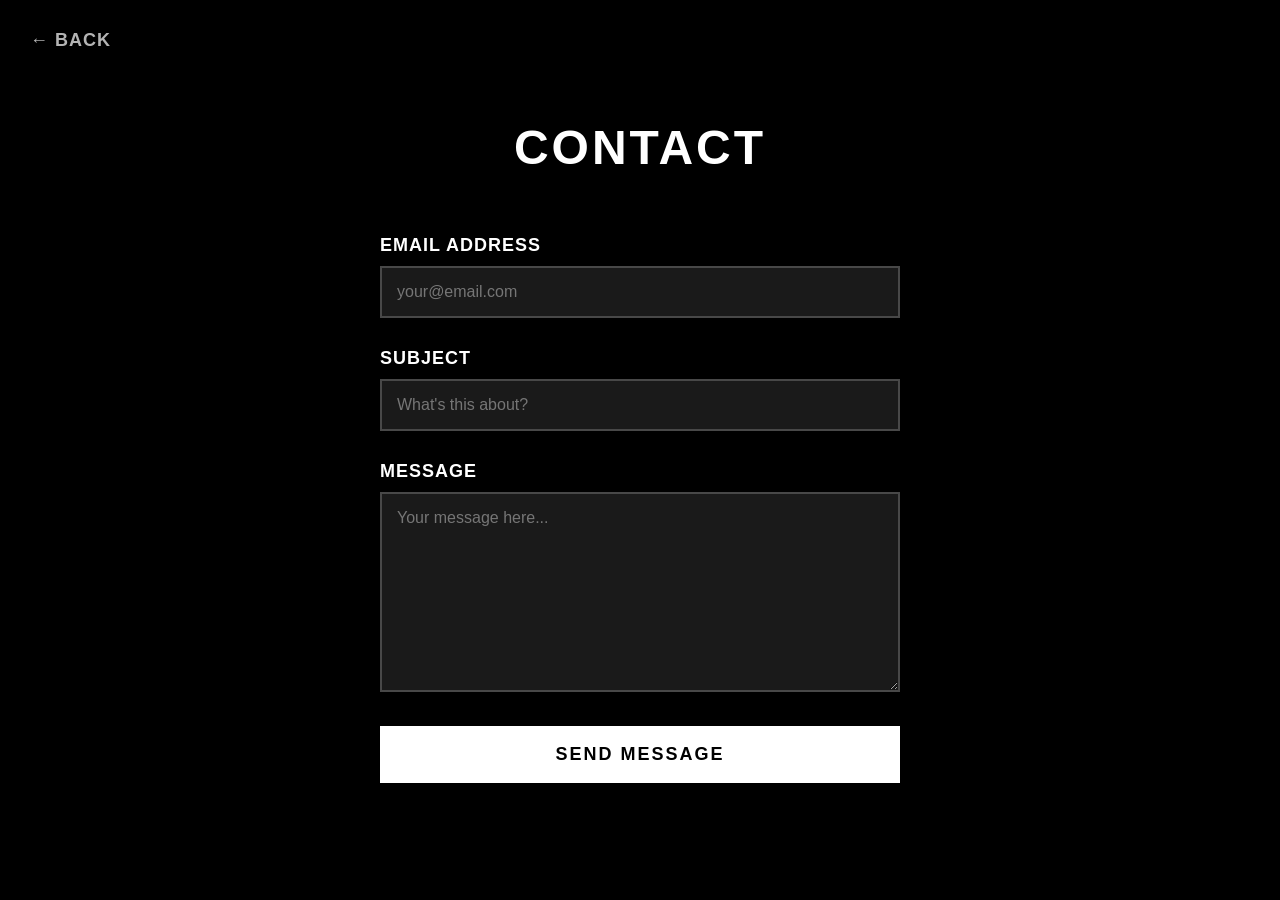
<file: layouts/_default/contact.html>
<!DOCTYPE html>
<html lang="en">
<head>
    <meta charset="UTF-8">
    <meta name="viewport" content="width=device-width, initial-scale=1.0">
    <title>Contact - 95 Dogs</title>
    <style>
        * {
            margin: 0;
            padding: 0;
            box-sizing: border-box;
        }

        body {
            font-family: 'Arial', sans-serif;
            background: #000;
            color: #fff;
            min-height: 100vh;
        }

        nav {
            position: fixed;
            top: 30px;
            left: 30px;
            z-index: 100;
        }

        nav a {
            color: #fff;
            text-decoration: none;
            font-size: 18px;
            font-weight: bold;
            letter-spacing: 1px;
            opacity: 0.7;
            transition: opacity 0.3s ease;
        }

        nav a:hover {
            opacity: 1;
        }

        .container {
            max-width: 600px;
            margin: 0 auto;
            padding: 120px 40px 60px 40px;
        }

        h1 {
            font-size: 48px;
            margin-bottom: 60px;
            text-align: center;
            letter-spacing: 3px;
        }

        .form-group {
            margin-bottom: 30px;
        }

        label {
            display: block;
            font-size: 18px;
            margin-bottom: 10px;
            font-weight: bold;
            letter-spacing: 1px;
        }

        input[type="email"],
        input[type="text"],
        textarea {
            width: 100%;
            padding: 15px;
            background: rgba(255, 255, 255, 0.1);
            border: 2px solid rgba(255, 255, 255, 0.2);
            color: #fff;
            font-size: 16px;
            font-family: 'Arial', sans-serif;
            transition: all 0.3s ease;
        }

        input[type="email"]:focus,
        input[type="text"]:focus,
        textarea:focus {
            outline: none;
            border-color: rgba(255, 255, 255, 0.5);
            background: rgba(255, 255, 255, 0.15);
        }

        textarea {
            min-height: 200px;
            resize: vertical;
        }

        button[type="submit"] {
            width: 100%;
            padding: 18px;
            background: #fff;
            color: #000;
            border: none;
            font-size: 18px;
            font-weight: bold;
            letter-spacing: 2px;
            cursor: pointer;
            transition: all 0.3s ease;
        }

        button[type="submit"]:hover {
            background: rgba(255, 255, 255, 0.9);
            transform: translateY(-2px);
        }

        button[type="submit"]:active {
            transform: translateY(0);
        }

        .success-message {
            display: none;
            padding: 20px;
            background: rgba(0, 255, 0, 0.2);
            border: 2px solid rgba(0, 255, 0, 0.5);
            margin-bottom: 30px;
            text-align: center;
            font-size: 18px;
        }

        .success-message.show {
            display: block;
        }

        ::placeholder {
            color: rgba(255, 255, 255, 0.4);
        }
    </style>
</head>
<body>
    <nav>
        <a href="/95dogs/">← BACK</a>
    </nav>
    
    <div class="container">
        <h1>CONTACT</h1>
        
        <div id="successMessage" class="success-message">
            Thank you for your message! We'll get back to you soon.
        </div>

        <form id="contactForm" action="https://formspree.io/f/YOUR_FORM_ID" method="POST">
            <div class="form-group">
                <label for="email">EMAIL ADDRESS</label>
                <input type="email" id="email" name="email" required placeholder="your@email.com">
            </div>

            <div class="form-group">
                <label for="subject">SUBJECT</label>
                <input type="text" id="subject" name="subject" required placeholder="What's this about?">
            </div>

            <div class="form-group">
                <label for="message">MESSAGE</label>
                <textarea id="message" name="message" required placeholder="Your message here..."></textarea>
            </div>

            <button type="submit">SEND MESSAGE</button>
        </form>
    </div>

    <script>
        const form = document.getElementById('contactForm');
        const successMessage = document.getElementById('successMessage');

        form.addEventListener('submit', async (e) => {
            e.preventDefault();

            const formData = new FormData(form);
            const data = {
                email: formData.get('email'),
                subject: formData.get('subject'),
                message: formData.get('message')
            };

            try {
                // If using Formspree, uncomment the next line and comment out the mock response
                // const response = await fetch(form.action, { method: 'POST', body: formData, headers: { 'Accept': 'application/json' } });
                
                // Mock successful submission (replace with actual form service)
                console.log('Form data:', data);
                
                // Show success message
                successMessage.classList.add('show');
                form.reset();

                // Hide success message after 5 seconds
                setTimeout(() => {
                    successMessage.classList.remove('show');
                }, 5000);
            } catch (error) {
                alert('There was an error sending your message. Please try again.');
            }
        });
    </script>
</body>
</html>
</file>
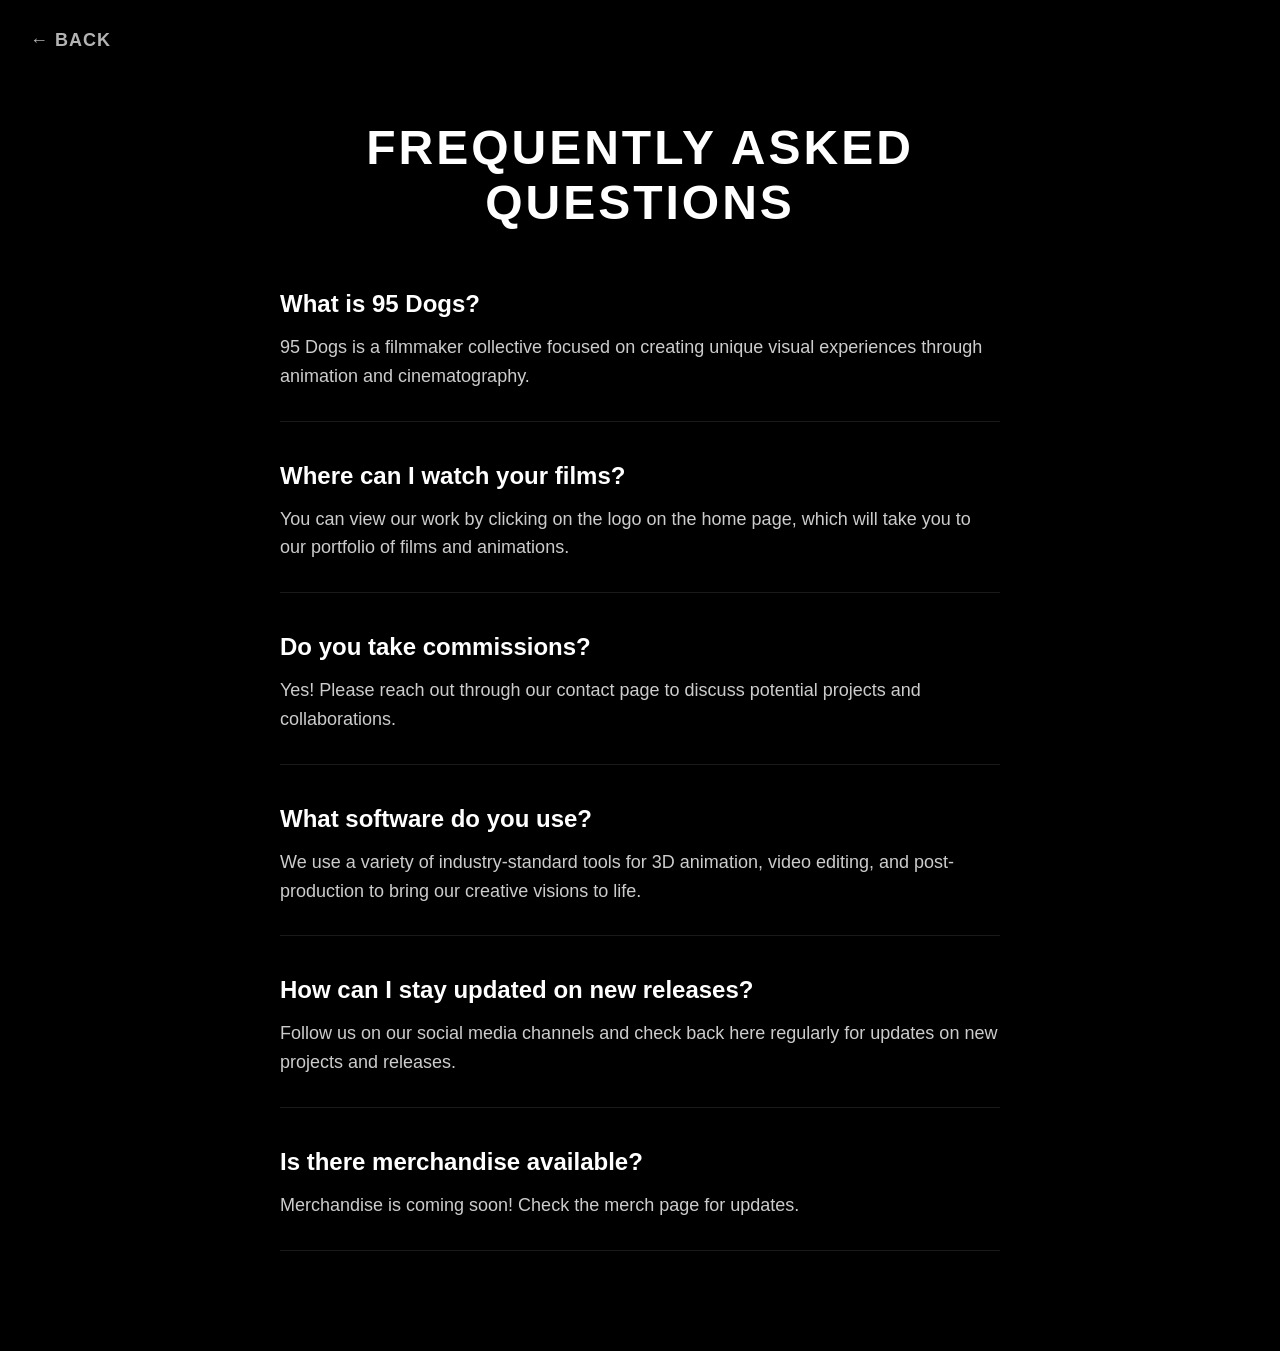
<file: layouts/_default/faq.html>
<!DOCTYPE html>
<html lang="en">
<head>
    <meta charset="UTF-8">
    <meta name="viewport" content="width=device-width, initial-scale=1.0">
    <title>FAQ - 95 Dogs</title>
    <style>
        * {
            margin: 0;
            padding: 0;
            box-sizing: border-box;
        }

        body {
            font-family: 'Arial', sans-serif;
            background: #000;
            color: #fff;
            min-height: 100vh;
        }

        nav {
            position: fixed;
            top: 30px;
            left: 30px;
            z-index: 100;
        }

        nav a {
            color: #fff;
            text-decoration: none;
            font-size: 18px;
            font-weight: bold;
            letter-spacing: 1px;
            opacity: 0.7;
            transition: opacity 0.3s ease;
        }

        nav a:hover {
            opacity: 1;
        }

        .container {
            max-width: 800px;
            margin: 0 auto;
            padding: 120px 40px 60px 40px;
        }

        h1 {
            font-size: 48px;
            margin-bottom: 60px;
            text-align: center;
            letter-spacing: 3px;
        }

        .faq-item {
            margin-bottom: 40px;
            border-bottom: 1px solid rgba(255, 255, 255, 0.1);
            padding-bottom: 30px;
        }

        .question {
            font-size: 24px;
            font-weight: bold;
            margin-bottom: 15px;
            color: #fff;
        }

        .answer {
            font-size: 18px;
            line-height: 1.6;
            color: rgba(255, 255, 255, 0.8);
        }
    </style>
</head>
<body>
    <nav>
        <a href="/95dogs/">← BACK</a>
    </nav>
    
    <div class="container">
        <h1>FREQUENTLY ASKED QUESTIONS</h1>
        
        <div class="faq-item">
            <div class="question">What is 95 Dogs?</div>
            <div class="answer">95 Dogs is a filmmaker collective focused on creating unique visual experiences through animation and cinematography.</div>
        </div>

        <div class="faq-item">
            <div class="question">Where can I watch your films?</div>
            <div class="answer">You can view our work by clicking on the logo on the home page, which will take you to our portfolio of films and animations.</div>
        </div>

        <div class="faq-item">
            <div class="question">Do you take commissions?</div>
            <div class="answer">Yes! Please reach out through our contact page to discuss potential projects and collaborations.</div>
        </div>

        <div class="faq-item">
            <div class="question">What software do you use?</div>
            <div class="answer">We use a variety of industry-standard tools for 3D animation, video editing, and post-production to bring our creative visions to life.</div>
        </div>

        <div class="faq-item">
            <div class="question">How can I stay updated on new releases?</div>
            <div class="answer">Follow us on our social media channels and check back here regularly for updates on new projects and releases.</div>
        </div>

        <div class="faq-item">
            <div class="question">Is there merchandise available?</div>
            <div class="answer">Merchandise is coming soon! Check the merch page for updates.</div>
        </div>
    </div>
</body>
</html>
</file>
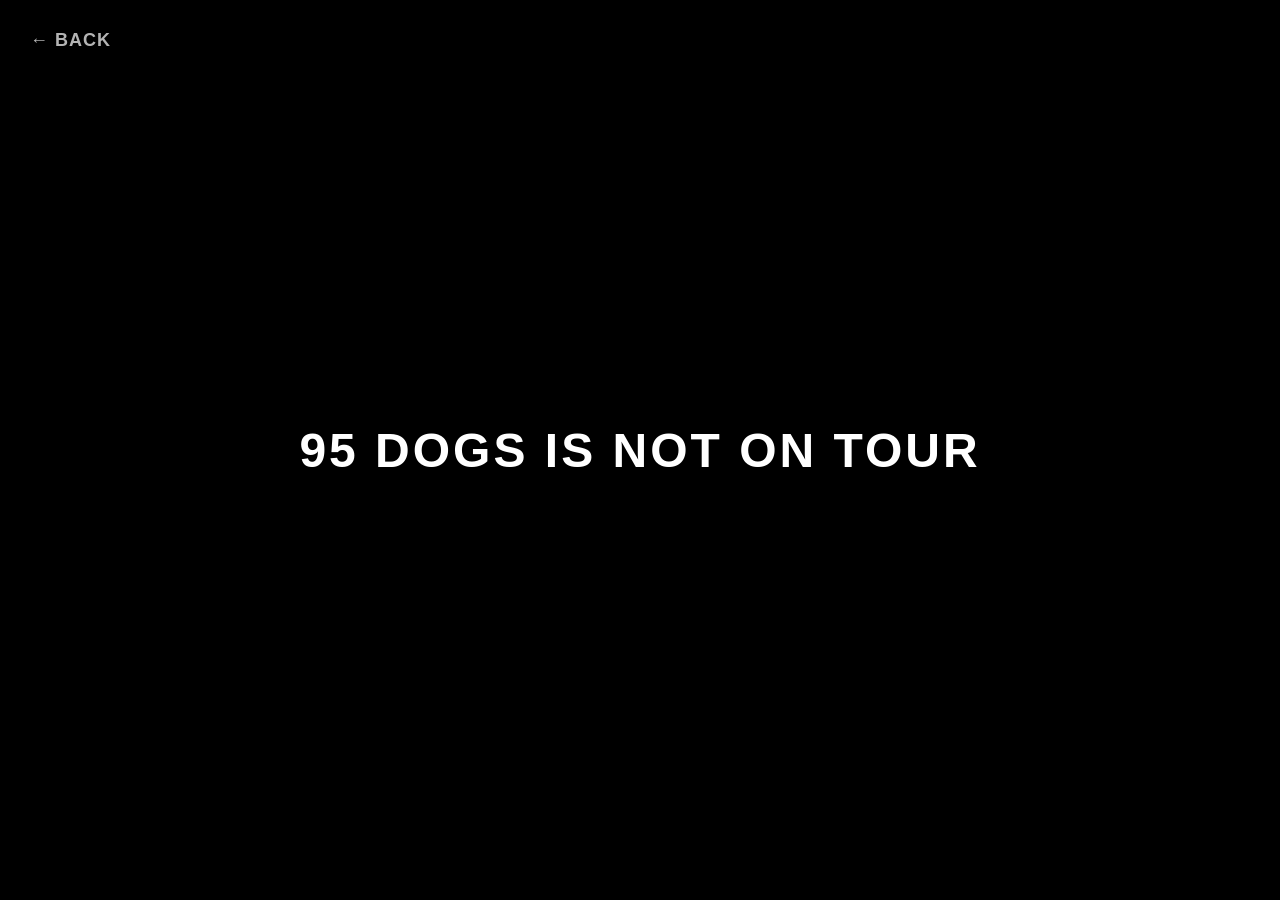
<file: layouts/_default/tour.html>
<!DOCTYPE html>
<html lang="en">
<head>
    <meta charset="UTF-8">
    <meta name="viewport" content="width=device-width, initial-scale=1.0">
    <title>Tour - 95 Dogs</title>
    <style>
        * {
            margin: 0;
            padding: 0;
            box-sizing: border-box;
        }

        body {
            font-family: 'Arial', sans-serif;
            background: #000;
            color: #fff;
            min-height: 100vh;
            display: flex;
            justify-content: center;
            align-items: center;
            flex-direction: column;
        }

        nav {
            position: fixed;
            top: 30px;
            left: 30px;
            z-index: 100;
        }

        nav a {
            color: #fff;
            text-decoration: none;
            font-size: 18px;
            font-weight: bold;
            letter-spacing: 1px;
            opacity: 0.7;
            transition: opacity 0.3s ease;
        }

        nav a:hover {
            opacity: 1;
        }

        .message {
            font-size: 48px;
            font-weight: bold;
            text-align: center;
            letter-spacing: 3px;
            padding: 40px;
        }
    </style>
</head>
<body>
    <nav>
        <a href="/95dogs/">← BACK</a>
    </nav>
    <div class="message">95 DOGS IS NOT ON TOUR</div>
</body>
</html>
</file>
